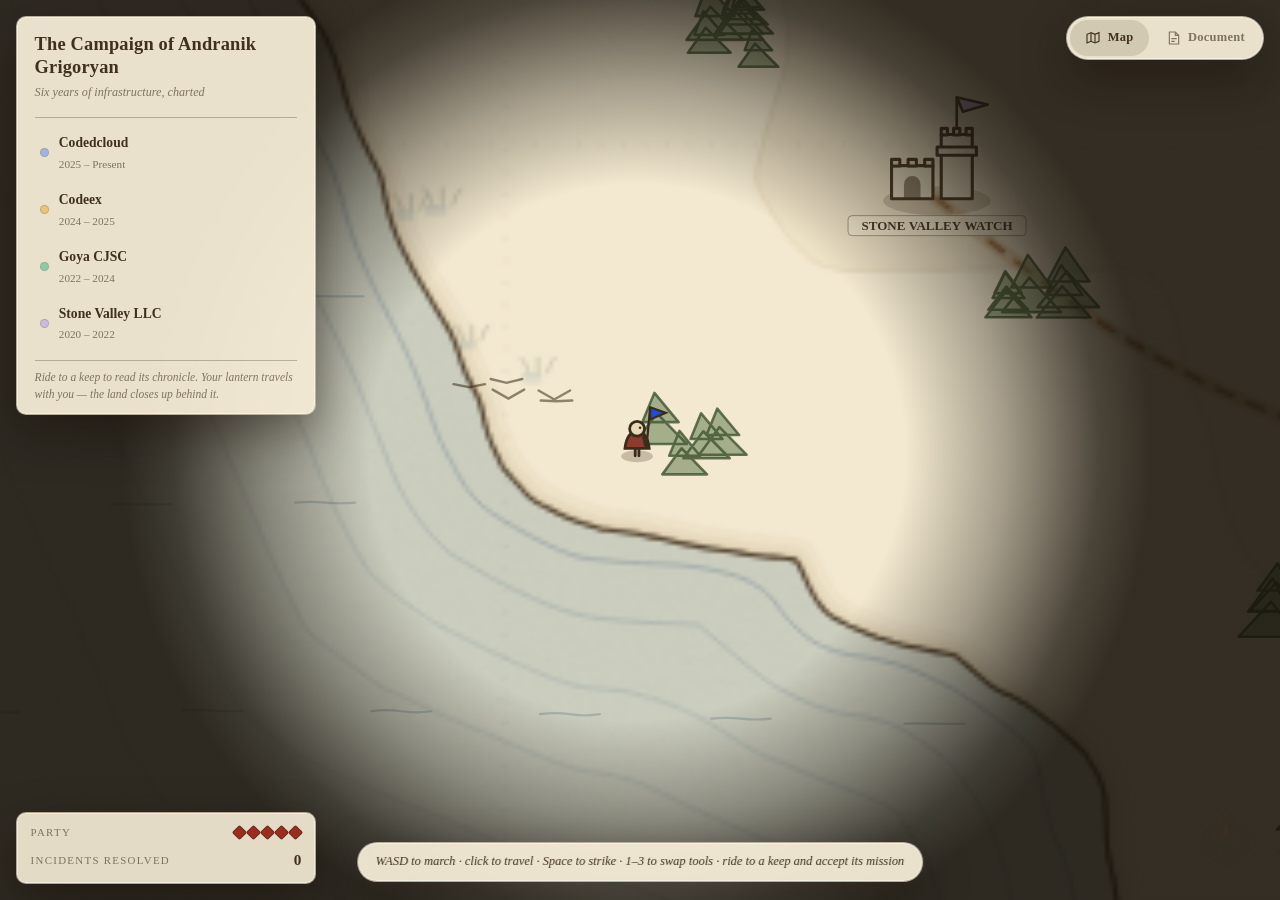
<file: index.html>
<!DOCTYPE html>
<html lang="en">
<head>
  <meta charset="UTF-8" />
  <meta name="viewport" content="width=device-width, initial-scale=1.0, viewport-fit=cover" />
  <meta name="description" content="Andranik Grigoryan — DevOps Engineer. Infrastructure, CI/CD, cloud, and automation." />
  <meta name="theme-color" content="#efe3c8" />
  <meta property="og:title" content="Andranik Grigoryan — DevOps Engineer" />
  <meta property="og:description" content="Building reliable infrastructure, streamlined CI/CD, and scalable cloud platforms." />
  <meta property="og:type" content="website" />
  <title>Andranik Grigoryan — DevOps Engineer</title>
  <link rel="icon" href="data:image/svg+xml,%3Csvg xmlns='http://www.w3.org/2000/svg' viewBox='0 0 100 100'%3E%3Crect width='100' height='100' rx='14' fill='%239b2c1f'/%3E%3Ctext x='50' y='54' font-size='46' font-family='system-ui,sans-serif' font-weight='700' fill='white' text-anchor='middle' dominant-baseline='central'%3EAG%3C/text%3E%3C/svg%3E" />
  <link rel="stylesheet" href="assets/css/style.css" />
  <link rel="stylesheet" href="assets/css/map.css" />

  <!-- The module graph is deep and the config is needed before first paint;
       fetch them in parallel with the parser instead of waterfalling. -->
  <link rel="preload" href="assets/data/portfolio.json" as="fetch" crossorigin="anonymous" />
  <link rel="modulepreload" href="assets/js/main.js" />
  <link rel="modulepreload" href="assets/js/doc-view.js" />
  <link rel="modulepreload" href="assets/js/text.js" />
  <link rel="modulepreload" href="assets/js/map/map-view.js" />
  <link rel="modulepreload" href="assets/js/map/worldgen.js" />
  <link rel="modulepreload" href="assets/js/map/cartography.js" />
  <link rel="modulepreload" href="assets/js/map/ambience.js" />
  <link rel="modulepreload" href="assets/js/map/combat.js" />
  <link rel="modulepreload" href="assets/js/map/bestiary.js" />
  <link rel="modulepreload" href="assets/js/map/fog.js" />
  <link rel="modulepreload" href="assets/js/map/device.js" />
  <link rel="modulepreload" href="assets/js/map/rng.js" />
</head>
<body data-view="loading">

  <!-- ── VIEW SWITCH ───────────────────────────────────────── -->
  <div class="view-switch" role="group" aria-label="Choose how to browse this portfolio">
    <button type="button" class="view-switch__btn" data-goto="map" aria-pressed="false">
      <svg viewBox="0 0 24 24" fill="none" stroke="currentColor" stroke-width="1.7" width="16" height="16" aria-hidden="true"><path d="M9 4 3 6.5v13L9 17l6 2.5 6-2.5v-13L15 6.5 9 4Z"/><path d="M9 4v13M15 6.5v13"/></svg>
      <span>Map</span>
    </button>
    <button type="button" class="view-switch__btn" data-goto="doc" aria-pressed="false">
      <svg viewBox="0 0 24 24" fill="none" stroke="currentColor" stroke-width="1.7" width="16" height="16" aria-hidden="true"><path d="M5 3h9l5 5v13H5V3Z"/><path d="M14 3v5h5M8 13h8M8 17h5"/></svg>
      <span>Document</span>
    </button>
  </div>

  <!-- ── MAP VIEW ──────────────────────────────────────────── -->
  <main class="map-view" id="map-view" aria-label="Campaign map">
    <canvas class="map-view__canvas" id="map-canvas"></canvas>

    <div class="map-rail">
    <div class="map-hud">
      <div class="map-hud__title">
        <h1 id="map-title">The Campaign</h1>
        <p id="map-subtitle"></p>
      </div>
      <ol class="map-hud__log" id="map-log" aria-label="Keeps on the map"></ol>
      <p class="map-hud__note" id="map-legend"></p>
    </div>

    <div class="map-status" aria-live="polite">
      <div class="map-status__row" id="map-party-row">
        <span class="map-status__label">Party</span>
        <span class="map-hp" id="map-hp" role="img" aria-label="Party strength"></span>
      </div>
      <div class="map-status__keep" id="map-keep" hidden>
        <div class="map-status__row">
          <span class="map-status__label">Keep integrity</span>
          <strong class="map-status__score" id="map-keep-value">0</strong>
        </div>
        <div class="keep-bar"><span id="map-keep-bar"></span></div>
      </div>
      <div class="map-status__row">
        <span class="map-status__label">Incidents resolved</span>
        <strong class="map-status__score" id="map-score">0</strong>
      </div>
      <div class="map-status__mission" id="map-mission" hidden></div>
      <ul class="tool-rack" id="map-tools" hidden aria-label="Tools"></ul>
    </div>
    </div>

    <p class="map-banner" id="map-banner" role="status"></p>
    <p class="map-hint" id="map-hint" role="status"></p>

    <button type="button" class="map-fire" id="map-fire" aria-label="Loose an arrow">
      <svg viewBox="0 0 24 24" width="26" height="26" fill="none" stroke="currentColor" stroke-width="1.8" stroke-linecap="round" stroke-linejoin="round" aria-hidden="true">
        <path d="M3 21 20 4"/><path d="M14 4h6v6"/><path d="M3 21l1.5-5L9.5 17.5 3 21Z"/>
      </svg>
    </button>

    <div class="map-compass" aria-hidden="true">
      <svg viewBox="0 0 64 64" width="56" height="56">
        <circle cx="32" cy="32" r="26" fill="none" stroke="currentColor" stroke-width="1.2" opacity=".55"/>
        <circle cx="32" cy="32" r="20" fill="none" stroke="currentColor" stroke-width=".7" opacity=".35"/>
        <path d="M32 8 37 30 32 26 27 30Z" fill="currentColor"/>
        <path d="M32 56 27 34 32 38 37 34Z" fill="currentColor" opacity=".35"/>
        <text x="32" y="7" font-size="8" text-anchor="middle" fill="currentColor" font-family="Georgia,serif">N</text>
      </svg>
    </div>

    <!-- Castle card -->
    <aside class="castle-card" id="castle-card" aria-live="polite" hidden>
      <button type="button" class="castle-card__close" id="castle-close" aria-label="Close">&times;</button>
      <div class="castle-card__body" id="castle-card-body"></div>
      <div class="castle-card__mission" id="castle-mission" hidden></div>
      <div class="castle-card__nav">
        <button type="button" class="castle-card__step" data-step="-1">&larr; Previous keep</button>
        <button type="button" class="castle-card__step" data-step="1">Next keep &rarr;</button>
      </div>
    </aside>

    <!-- Touch joystick -->
    <div class="map-stick" id="map-stick" aria-hidden="true"><span></span></div>
  </main>

  <!-- ── DOCUMENT VIEW ─────────────────────────────────────── -->
  <div class="doc-view" id="doc-view">
    <nav class="nav" id="nav">
      <a class="nav__brand" href="#home"></a>
      <ul class="nav__links" id="nav-links"></ul>
      <a href="cv.pdf" class="btn btn--outline nav__cv" download>Download CV</a>
      <button class="nav__burger" aria-label="Toggle menu" aria-expanded="false" id="burger">
        <span></span><span></span><span></span>
      </button>
    </nav>
    <div id="doc-root"></div>
  </div>

  <noscript>
    <div class="noscript">
      <h1>Andranik Grigoryan — DevOps Engineer</h1>
      <p>This portfolio renders from a JSON config and needs JavaScript.
         The full résumé is available as a <a href="cv.pdf">PDF</a>.</p>
    </div>
  </noscript>

  <!-- Shown after the world collapses. Deliberately the plain server page. -->
  <div class="error-500" id="error-500" hidden>
    <h1>500 Internal Server Error</h1>
    <hr />
    <p class="error-500__sig">andranik-grigoryan/1.0</p>
    <div class="error-500__actions">
      <button type="button" id="error-restart">Restart the campaign</button>
      <button type="button" data-goto="doc">Read the written record</button>
    </div>
  </div>

  <div class="boot-error" id="boot-error" hidden></div>

  <script type="module" src="assets/js/main.js"></script>
</body>
</html>
</file>
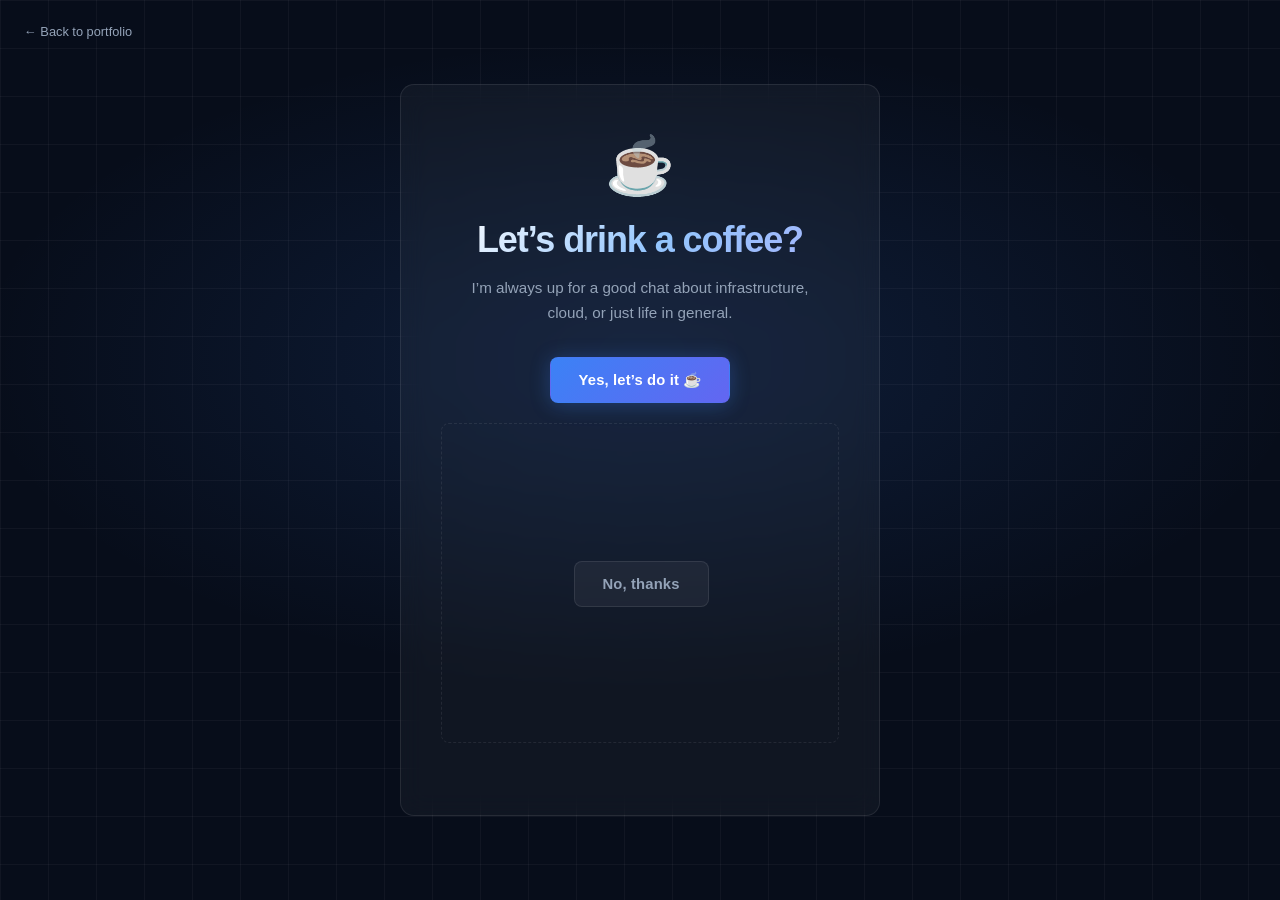
<file: coffee.html>
<!DOCTYPE html>
<html lang="en">
<head>
  <meta charset="UTF-8" />
  <meta name="viewport" content="width=device-width, initial-scale=1.0" />
  <title>Coffee? ☕ — Andranik Grigoryan</title>
  <link rel="icon" href="data:image/svg+xml,%3Csvg xmlns='http://www.w3.org/2000/svg' viewBox='0 0 100 100'%3E%3Crect width='100' height='100' rx='14' fill='%231d4ed8'/%3E%3Ctext x='50' y='54' font-size='46' font-family='system-ui,sans-serif' font-weight='700' fill='white' text-anchor='middle' dominant-baseline='central'%3EAG%3C/text%3E%3C/svg%3E" />
  <style>
    * {
      box-sizing: border-box;
      margin: 0;
      padding: 0;
    }

    :root {
      --bg: #070d1a;
      --border: rgb(255 255 255 / 9%);
      --text: #e2e8f0;
      --text-muted: #94a3b8;
      --accent: #3b82f6;
      --accent-2: #6366f1;
      --font-sans: 'Inter', -apple-system, BlinkMacSystemFont, 'Segoe UI', sans-serif;
      --radius: 14px;
    }

    html,
    body {
      height: 100%;
    }

    body {
      background: var(--bg);
      color: var(--text);
      font-family: var(--font-sans);
      display: flex;
      flex-direction: column;
      align-items: center;
      justify-content: center;
      min-height: 100vh;
      overflow: hidden;
      background-image:
        radial-gradient(ellipse 80% 55% at 50% 40%, rgb(59 130 246 / 14%) 0%, transparent 65%),
        linear-gradient(rgb(255 255 255 / 4%) 1px, transparent 1px),
        linear-gradient(90deg, rgb(255 255 255 / 4%) 1px, transparent 1px);
      background-size: 100% 100%, 48px 48px, 48px 48px;
    }

    .back {
      position: fixed;
      top: 1.5rem;
      left: 1.5rem;
      font-size: 0.8rem;
      color: var(--text-muted);
      text-decoration: none;
      display: inline-flex;
      align-items: center;
      gap: 0.4rem;
      transition: color 150ms ease;
      z-index: 10;
    }

    .back:hover {
      color: var(--accent);
    }

    .card {
      text-align: center;
      padding: 3rem 2.5rem 2.5rem;
      max-width: 480px;
      width: 90%;
      background: rgb(255 255 255 / 4%);
      border: 1px solid var(--border);
      border-radius: var(--radius);
      backdrop-filter: blur(12px);
    }

    .card__emoji {
      font-size: 3.5rem;
      margin-bottom: 1.25rem;
      display: block;
      animation: float 3s ease-in-out infinite;
    }

    @keyframes float {
      0%,
      100% {
        transform: translateY(0);
      }

      50% {
        transform: translateY(-8px);
      }
    }

    .card__title {
      font-size: clamp(1.6rem, 4vw, 2.25rem);
      font-weight: 800;
      letter-spacing: -0.03em;
      margin-bottom: 0.85rem;
      background: linear-gradient(135deg, #fff 0%, #93c5fd 55%, #a5b4fc 100%);
      background-clip: text;
      color: transparent;
    }

    .card__sub {
      font-size: 0.95rem;
      color: var(--text-muted);
      line-height: 1.65;
      margin-bottom: 2rem;
      max-width: 360px;
      margin-left: auto;
      margin-right: auto;
    }

    /* YES button row */
    .card__yes {
      display: flex;
      justify-content: center;
      margin-bottom: 1.25rem;
    }

    .btn {
      display: inline-flex;
      align-items: center;
      gap: 0.4rem;
      padding: 0.75rem 1.75rem;
      border-radius: 8px;
      font-size: 0.925rem;
      font-weight: 600;
      cursor: pointer;
      border: 1px solid transparent;
      transition: all 200ms ease;
      text-decoration: none;
      white-space: nowrap;
      min-height: 46px;
      letter-spacing: 0.01em;
    }

    .btn:active {
      transform: scale(0.97);
    }

    .btn--yes {
      background: linear-gradient(135deg, var(--accent) 0%, var(--accent-2) 100%);
      color: #fff;
      box-shadow: 0 2px 20px rgb(59 130 246 / 30%);
    }

    .btn--yes:hover {
      box-shadow: 0 4px 32px rgb(59 130 246 / 50%);
      transform: translateY(-2px);
      color: #fff;
    }

    .btn--no {
      position: absolute;
      background: rgb(255 255 255 / 5%);
      border-color: var(--border);
      color: var(--text-muted);
      user-select: none;
      -webkit-user-select: none;
      transition: left 0.12s ease, top 0.12s ease;
    }

    /* Arena — the NO button is trapped inside here */
    .arena {
      position: relative;
      width: 100%;
      height: 320px;
      margin-bottom: 1rem;
      border: 1px dashed rgb(255 255 255 / 8%);
      border-radius: 8px;
      overflow: hidden;
    }

    .taunt {
      font-size: 0.82rem;
      color: var(--text-muted);
      min-height: 1.2em;
      font-style: italic;
    }

    /* ── Success state ─────────────────────────────────────── */
    .card.success .card__emoji {
      animation: spin-bounce 0.5s ease forwards;
    }

    @keyframes spin-bounce {
      0% {
        transform: scale(1);
      }

      50% {
        transform: scale(1.4) rotate(20deg);
      }

      100% {
        transform: scale(1.15) rotate(0deg);
      }
    }

    .card.success .card__title {
      background: linear-gradient(135deg, #fff 0%, #6ee7b7 60%, #34d399 100%);
      background-clip: text;
      color: transparent;
    }
  </style>
</head>
<body>

  <a href="index.html" class="back">&#8592; Back to portfolio</a>

  <div class="card" id="card">
    <span class="card__emoji" id="emoji">&#9749;</span>
    <h1 class="card__title" id="title">Let&rsquo;s drink a coffee?</h1>
    <p class="card__sub" id="sub">
      I&rsquo;m always up for a good chat about infrastructure, cloud, or just life in general.
    </p>

    <div class="card__yes">
      <a href="mailto:theandranikgrigoryan@gmail.com?subject=Let%27s%20grab%20a%20coffee%21&body=Hey%20Andranik%2C%0A%0AI%27d%20love%20to%20grab%20a%20virtual%20coffee%20with%20you!%0A%0A"
         class="btn btn--yes"
         id="yes-btn">
        Yes, let&rsquo;s do it &#9749;
      </a>
    </div>

    <!-- The NO button is trapped inside this arena -->
    <div class="arena" id="arena">
      <button class="btn btn--no" id="no-btn" type="button">No, thanks</button>
    </div>

    <p class="taunt" id="taunt"></p>
  </div>

  <script>
    const noBtn = document.getElementById('no-btn');
    const arena = document.getElementById('arena');
    const taunt = document.getElementById('taunt');
    const card = document.getElementById('card');
    const title = document.getElementById('title');
    const sub = document.getElementById('sub');
    const emoji = document.getElementById('emoji');
    const yesBtn = document.getElementById('yes-btn');

    let attempts = 0;
    let lastFlee = 0;
    const PROXIMITY = 100; // px — button flees before mouse touches it
    const COOLDOWN = 180;  // ms — minimum time between flees

    const taunts = [
      'Skill issue. 😄',
      'bro just click yes',
      'The button has trust issues.',
      'I saw that 👀',
      'My cursor is faster than yours and I don\'t even have one.',
      'The button filed a restraining order.',
      '404: Willingness to say no not found.',
      'It\'s just a coffee, not a marriage proposal.',
      'The button is running on Kubernetes. You can\'t stop it.',
      'Have you tried turning your mouse off and on again?',
      'Incident severity: P1. Button refuses to be clicked.',
      'The button deployed to production. Good luck.',
      'You\'re fighting a DevOps engineer\'s code. This was always going to end this way.',
      'Alert: cursor too slow. SLA breached.',
      'The button scaled horizontally. There are now 3 of it.',
      'rm -rf /your-chances',
      'git commit -m "no"  ← the button wrote this',
      'The button is in a different availability zone.',
      'Your click latency is too high.',
      'The button passed all unit tests for escaping.',
      'kubectl delete pod no-button — command not found.',
      'Terraform plan: move button. Terraform apply: button moved.',
      'This is not a bug. This is a feature.',
      'The button has 99.99% uptime… of running away.',
      '☕ > ❌  — this is objectively true',
    ];

    function centerBtn() {
      const aw = arena.offsetWidth;
      const ah = arena.offsetHeight;
      const bw = noBtn.offsetWidth;
      const bh = noBtn.offsetHeight;
      noBtn.style.left = ((aw - bw) / 2) + 'px';
      noBtn.style.top = ((ah - bh) / 2) + 'px';
    }

    function flee(mx, my) {
      const now = Date.now();
      if (now - lastFlee < COOLDOWN) return;
      lastFlee = now;

      const aw = arena.offsetWidth;
      const ah = arena.offsetHeight;
      const bw = noBtn.offsetWidth;
      const bh = noBtn.offsetHeight;
      const maxX = aw - bw;
      const maxY = ah - bh;

      // Pick the corner of the arena farthest from the mouse
      const corners = [
        [0, 0],
        [maxX, 0],
        [0, maxY],
        [maxX, maxY],
      ];

      const [fx, fy] = corners.reduce((best, [cx, cy]) => {
        const d = Math.hypot(cx + bw / 2 - mx, cy + bh / 2 - my);
        return d > best[2] ? [cx, cy, d] : best;
      }, [0, 0, 0]);

      // Add a random spread within the far quadrant so it's less robotic
      const spread = 0.3;
      const newX = Math.max(0, Math.min(maxX, fx + (Math.random() - 0.5) * maxX * spread));
      const newY = Math.max(0, Math.min(maxY, fy + (Math.random() - 0.5) * maxY * spread));

      noBtn.style.left = newX + 'px';
      noBtn.style.top = newY + 'px';

      taunt.textContent = taunts[Math.min(attempts, taunts.length - 1)];
      attempts++;
    }

    centerBtn();

    // Track mouse across the whole arena — flee before the cursor arrives
    arena.addEventListener('mousemove', e => {
      const rect = arena.getBoundingClientRect();
      const mx = e.clientX - rect.left;
      const my = e.clientY - rect.top;

      const bLeft = parseFloat(noBtn.style.left) || 0;
      const bTop  = parseFloat(noBtn.style.top)  || 0;
      const bcx = bLeft + noBtn.offsetWidth  / 2;
      const bcy = bTop  + noBtn.offsetHeight / 2;

      if (Math.hypot(mx - bcx, my - bcy) < PROXIMITY) {
        flee(mx, my);
      }
    });

    // Mobile: flee on touch anywhere in the arena
    arena.addEventListener('touchmove', e => {
      e.preventDefault();
      const rect = arena.getBoundingClientRect();
      const t = e.touches[0];
      flee(t.clientX - rect.left, t.clientY - rect.top);
    }, { passive: false });

    // Fallback: if somehow the mouse lands on the button, always flee
    noBtn.addEventListener('mouseover', e => {
      const rect = arena.getBoundingClientRect();
      flee(e.clientX - rect.left, e.clientY - rect.top);
    });

    yesBtn.addEventListener('click', () => {
      card.classList.add('success');
      emoji.textContent = '🎉';
      title.textContent = 'Amazing! See you soon ☕';
      sub.textContent = 'Opening your email… Can\'t wait to chat!';
      arena.style.display = 'none';
      taunt.textContent = '';
    });
  </script>

</body>
</html>
</file>
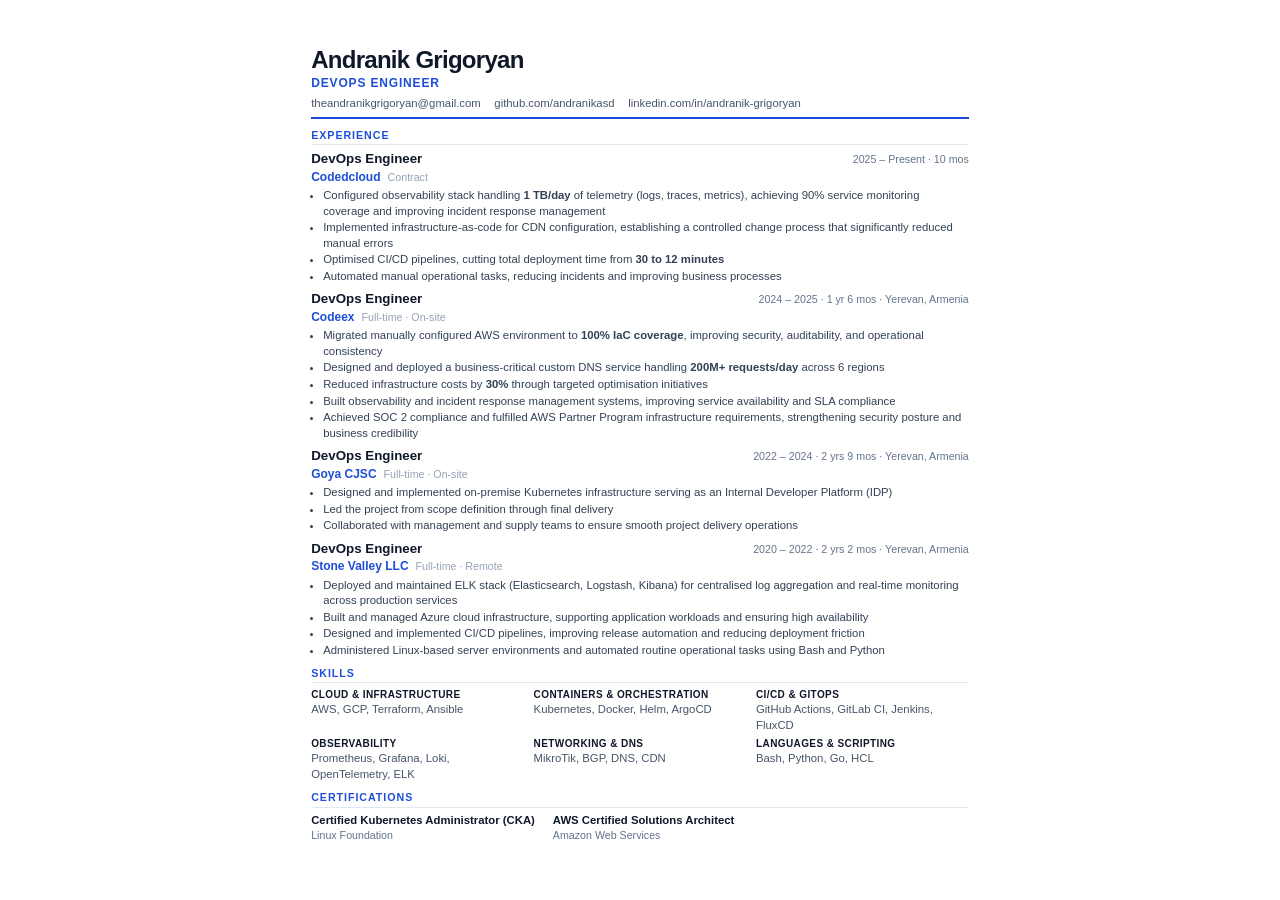
<file: cv.html>
<!DOCTYPE html>
<html lang="en">
<head>
  <meta charset="UTF-8" />
  <meta name="viewport" content="width=device-width, initial-scale=1.0" />
  <title>Andranik Grigoryan — CV</title>
  <style>
    @page {
      size: A4;
      margin: 0;
    }

    *, *::before, *::after { box-sizing: border-box; margin: 0; padding: 0; }

    body {
      font-family: 'Inter', -apple-system, BlinkMacSystemFont, 'Segoe UI', 'Roboto', sans-serif;
      font-size: 9pt;
      line-height: 1.4;
      color: #0f172a;
      background: #fff;
      padding: 1.25cm 1.8cm;
      width: 21cm;
      margin: 0 auto;
    }

    a { color: #1d4ed8; text-decoration: none; }
    ul { list-style: none; padding: 0; }
    strong { font-weight: 600; }

    /* ── HEADER ──────────────────────────────────────────── */
    .header {
      border-bottom: 2px solid #1d4ed8;
      padding-bottom: 0.45em;
      margin-bottom: 0.75em;
    }

    .header__name {
      font-size: 18pt;
      font-weight: 700;
      letter-spacing: -0.03em;
      color: #0f172a;
      line-height: 1.1;
    }

    .header__title {
      font-size: 9pt;
      color: #1d4ed8;
      font-weight: 600;
      margin-top: 0.1em;
      text-transform: uppercase;
      letter-spacing: 0.07em;
    }

    .header__contacts {
      display: flex;
      flex-wrap: wrap;
      gap: 0.15em 1.2em;
      margin-top: 0.35em;
      font-size: 8.5pt;
      color: #475569;
    }

    /* ── SECTION ─────────────────────────────────────────── */
    .section {
      margin-bottom: 0.6em;
    }

    .section__title {
      font-size: 8pt;
      font-weight: 700;
      text-transform: uppercase;
      letter-spacing: 0.09em;
      color: #1d4ed8;
      border-bottom: 1px solid #e2e8f0;
      padding-bottom: 0.15em;
      margin-bottom: 0.45em;
    }

    /* ── EXPERIENCE ──────────────────────────────────────── */
    .job {
      margin-bottom: 0.5em;
    }

    .job:last-child { margin-bottom: 0; }

    .job__header {
      display: flex;
      justify-content: space-between;
      align-items: baseline;
      gap: 0.5em;
    }

    .job__role {
      font-size: 10pt;
      font-weight: 700;
      color: #0f172a;
    }

    .job__date {
      font-size: 8pt;
      color: #64748b;
      white-space: nowrap;
      flex-shrink: 0;
    }

    .job__company {
      font-size: 9pt;
      color: #1d4ed8;
      font-weight: 600;
    }

    .job__type {
      font-size: 8pt;
      color: #94a3b8;
      margin-left: 0.35em;
    }

    .job__bullets {
      list-style: disc;
      padding-left: 1em;
      margin-top: 0.2em;
    }

    .job__bullets li {
      font-size: 8.5pt;
      color: #334155;
      margin-bottom: 0.08em;
      line-height: 1.38;
    }

    /* ── SKILLS ──────────────────────────────────────────── */
    .skills-grid {
      display: grid;
      grid-template-columns: repeat(3, 1fr);
      gap: 0.3em 0.8em;
    }

    .skill-row { font-size: 8.5pt; }

    .skill-row__label {
      font-weight: 700;
      color: #0f172a;
      font-size: 7.5pt;
      text-transform: uppercase;
      letter-spacing: 0.04em;
    }

    .skill-row__tags { color: #475569; }

    /* ── CERTIFICATIONS ──────────────────────────────────── */
    .certs {
      display: flex;
      gap: 1.5em;
    }

    .cert { font-size: 8.5pt; }

    .cert__name {
      font-weight: 700;
      color: #0f172a;
    }

    .cert__issuer {
      color: #64748b;
      font-size: 8pt;
    }
  </style>
</head>
<body>

  <!-- HEADER -->
  <header class="header">
    <div class="header__name">Andranik Grigoryan</div>
    <div class="header__title">DevOps Engineer</div>
    <div class="header__contacts">
      <span>theandranikgrigoryan@gmail.com</span>
      <span>github.com/andranikasd</span>
      <span>linkedin.com/in/andranik-grigoryan</span>
    </div>
  </header>

  <!-- EXPERIENCE -->
  <section class="section">
    <h2 class="section__title">Experience</h2>

    <div class="job">
      <div class="job__header">
        <span class="job__role">DevOps Engineer</span>
        <span class="job__date">2025 – Present · 10 mos</span>
      </div>
      <div>
        <span class="job__company">Codedcloud</span>
        <span class="job__type">Contract</span>
      </div>
      <ul class="job__bullets">
        <li>Configured observability stack handling <strong>1 TB/day</strong> of telemetry (logs, traces, metrics), achieving 90% service monitoring coverage and improving incident response management</li>
        <li>Implemented infrastructure-as-code for CDN configuration, establishing a controlled change process that significantly reduced manual errors</li>
        <li>Optimised CI/CD pipelines, cutting total deployment time from <strong>30 to 12 minutes</strong></li>
        <li>Automated manual operational tasks, reducing incidents and improving business processes</li>
      </ul>
    </div>

    <div class="job">
      <div class="job__header">
        <span class="job__role">DevOps Engineer</span>
        <span class="job__date">2024 – 2025 · 1 yr 6 mos · Yerevan, Armenia</span>
      </div>
      <div>
        <span class="job__company">Codeex</span>
        <span class="job__type">Full-time · On-site</span>
      </div>
      <ul class="job__bullets">
        <li>Migrated manually configured AWS environment to <strong>100% IaC coverage</strong>, improving security, auditability, and operational consistency</li>
        <li>Designed and deployed a business-critical custom DNS service handling <strong>200M+ requests/day</strong> across 6 regions</li>
        <li>Reduced infrastructure costs by <strong>30%</strong> through targeted optimisation initiatives</li>
        <li>Built observability and incident response management systems, improving service availability and SLA compliance</li>
        <li>Achieved SOC 2 compliance and fulfilled AWS Partner Program infrastructure requirements, strengthening security posture and business credibility</li>
      </ul>
    </div>

    <div class="job">
      <div class="job__header">
        <span class="job__role">DevOps Engineer</span>
        <span class="job__date">2022 – 2024 · 2 yrs 9 mos · Yerevan, Armenia</span>
      </div>
      <div>
        <span class="job__company">Goya CJSC</span>
        <span class="job__type">Full-time · On-site</span>
      </div>
      <ul class="job__bullets">
        <li>Designed and implemented on-premise Kubernetes infrastructure serving as an Internal Developer Platform (IDP)</li>
        <li>Led the project from scope definition through final delivery</li>
        <li>Collaborated with management and supply teams to ensure smooth project delivery operations</li>
      </ul>
    </div>

    <div class="job">
      <div class="job__header">
        <span class="job__role">DevOps Engineer</span>
        <span class="job__date">2020 – 2022 · 2 yrs 2 mos · Yerevan, Armenia</span>
      </div>
      <div>
        <span class="job__company">Stone Valley LLC</span>
        <span class="job__type">Full-time · Remote</span>
      </div>
      <ul class="job__bullets">
        <li>Deployed and maintained ELK stack (Elasticsearch, Logstash, Kibana) for centralised log aggregation and real-time monitoring across production services</li>
        <li>Built and managed Azure cloud infrastructure, supporting application workloads and ensuring high availability</li>
        <li>Designed and implemented CI/CD pipelines, improving release automation and reducing deployment friction</li>
        <li>Administered Linux-based server environments and automated routine operational tasks using Bash and Python</li>
      </ul>
    </div>
  </section>

  <!-- SKILLS -->
  <section class="section">
    <h2 class="section__title">Skills</h2>
    <div class="skills-grid">
      <div class="skill-row">
        <div class="skill-row__label">Cloud &amp; Infrastructure</div>
        <div class="skill-row__tags">AWS, GCP, Terraform, Ansible</div>
      </div>
      <div class="skill-row">
        <div class="skill-row__label">Containers &amp; Orchestration</div>
        <div class="skill-row__tags">Kubernetes, Docker, Helm, ArgoCD</div>
      </div>
      <div class="skill-row">
        <div class="skill-row__label">CI/CD &amp; GitOps</div>
        <div class="skill-row__tags">GitHub Actions, GitLab CI, Jenkins, FluxCD</div>
      </div>
      <div class="skill-row">
        <div class="skill-row__label">Observability</div>
        <div class="skill-row__tags">Prometheus, Grafana, Loki, OpenTelemetry, ELK</div>
      </div>
      <div class="skill-row">
        <div class="skill-row__label">Networking &amp; DNS</div>
        <div class="skill-row__tags">MikroTik, BGP, DNS, CDN</div>
      </div>
      <div class="skill-row">
        <div class="skill-row__label">Languages &amp; Scripting</div>
        <div class="skill-row__tags">Bash, Python, Go, HCL</div>
      </div>
    </div>
  </section>

  <!-- CERTIFICATIONS -->
  <section class="section">
    <h2 class="section__title">Certifications</h2>
    <div class="certs">
      <div class="cert">
        <div class="cert__name">Certified Kubernetes Administrator (CKA)</div>
        <div class="cert__issuer">Linux Foundation</div>
      </div>
      <div class="cert">
        <div class="cert__name">AWS Certified Solutions Architect</div>
        <div class="cert__issuer">Amazon Web Services</div>
      </div>
    </div>
  </section>

</body>
</html>
</file>
<file: assets/css/style.css>
/* ── DESIGN TOKENS ───────────────────────────────────────────
   The document view is the campaign map's written record, so it shares the
   map's palette: aged paper, sepia ink, wax-seal red, banner gold. */
:root {
  --paper: #efe3c8;
  --paper-alt: #e7d8b4;
  --paper-card: #f5ecd8;
  --paper-raised: #faf3e3;
  --ink: #3a2c1a;
  --ink-soft: rgb(58 44 26 / 68%);
  --ink-faint: rgb(58 44 26 / 42%);
  --rule: rgb(64 49 29 / 26%);
  --rule-strong: rgb(64 49 29 / 45%);
  --seal: #9b2c1f;
  --seal-dark: #7a2117;
  --gold: #a9741f;

  /* Aliases so both views can share component styles. */
  --bg: var(--paper);
  --bg-alt: var(--paper-alt);
  --text: var(--ink);
  --text-muted: var(--ink-soft);
  --accent: var(--seal);

  --font-serif: Georgia, 'Iowan Old Style', 'Palatino Linotype', 'Times New Roman', serif;
  --font-sans: 'Inter', -apple-system, BlinkMacSystemFont, 'Segoe UI', 'Roboto', sans-serif;
  --radius: 8px;
  --nav-h: 66px;
  --max-w: 1040px;
  --ease: cubic-bezier(0.4, 0, 0.2, 1);
  --transition: 200ms var(--ease);
  --transition-slow: 350ms var(--ease);

  /* Fibrous paper grain, inline so the site still ships zero assets. */
  --grain: url("data:image/svg+xml,%3Csvg xmlns='http://www.w3.org/2000/svg' width='180' height='180'%3E%3Cfilter id='n'%3E%3CfeTurbulence type='fractalNoise' baseFrequency='0.8' numOctaves='4' stitchTiles='stitch'/%3E%3CfeColorMatrix type='saturate' values='0'/%3E%3C/filter%3E%3Crect width='180' height='180' filter='url(%23n)' opacity='0.32'/%3E%3C/svg%3E");
}

/* ── VIEW SHELL ──────────────────────────────────────────── */
/* Two views share one page: the campaign map and the plain document. */
.doc-view,
.map-view {
  display: none;
}

body[data-view='doc'] .doc-view {
  display: block;
}

body[data-view='map'] .map-view {
  display: block;
}

body[data-view='map'] {
  overflow: hidden;
  height: 100vh;
}

body[data-view='loading'] {
  background: var(--paper);
}

body[data-view='loading']::after {
  content: 'Drawing the map…';
  position: fixed;
  inset: 0;
  display: grid;
  place-items: center;
  color: var(--ink-soft);
  font-family: var(--font-serif);
  font-size: 0.85rem;
  letter-spacing: 0.18em;
  text-transform: uppercase;
}

.noscript,
.boot-error {
  max-width: 640px;
  margin: 4rem auto;
  padding: 1.5rem;
  border: 1px solid var(--rule);
  border-radius: var(--radius);
  background: var(--paper-card);
  color: var(--ink-soft);
  font-family: var(--font-serif);
  font-size: 0.92rem;
  line-height: 1.7;
}

.noscript h1 {
  font-size: 1.3rem;
  color: var(--ink);
  margin-bottom: 0.75rem;
}

/* ── RESET ───────────────────────────────────────────────── */
*,
*::before,
*::after {
  box-sizing: border-box;
  margin: 0;
  padding: 0;
}

html {
  scroll-behavior: smooth;
}

body {
  background-color: var(--paper);
  background-image: var(--grain);
  background-attachment: fixed;
  color: var(--ink);
  font-family: var(--font-serif);
  font-size: 1rem;
  line-height: 1.75;
  min-height: 100vh;
  overflow-x: hidden;
}

img {
  display: block;
  max-width: 100%;
}

a {
  color: var(--seal);
  text-decoration: none;
  transition: color var(--transition);
}

a:hover {
  color: var(--seal-dark);
}

button {
  font: inherit;
  color: inherit;
}

ul,
ol {
  list-style: none;
  padding: 0;
}

strong {
  font-weight: 700;
  color: var(--ink);
  box-shadow: inset 0 -0.42em rgb(169 116 31 / 20%);
}

/* ── FOCUS ───────────────────────────────────────────────── */
:focus-visible {
  outline: 2px solid var(--seal);
  outline-offset: 3px;
  border-radius: 3px;
}

/* ── SCROLL OFFSET ───────────────────────────────────────── */
#home,
#experience,
#skills,
#certifications,
#projects,
#contact {
  scroll-margin-top: var(--nav-h);
}

/* ── NAV ─────────────────────────────────────────────────── */
.nav {
  position: fixed;
  top: 0;
  left: 0;
  right: 0;
  height: var(--nav-h);
  background: rgb(239 227 200 / 93%);
  backdrop-filter: blur(10px);
  border-bottom: 1px solid var(--rule);
  box-shadow: 0 1px 0 rgb(255 255 255 / 55%) inset;
  display: flex;
  align-items: center;
  justify-content: space-between;
  padding-left: 2rem;
  /* Room for the fixed view switch, which floats over the nav bar. */
  padding-right: 15rem;
  gap: 1.5rem;
  z-index: 100;
  transition: box-shadow var(--transition);
}

.nav.is-stuck {
  box-shadow: 0 6px 22px rgb(58 44 26 / 16%);
}

.nav__brand {
  font-size: 1.02rem;
  font-weight: 700;
  letter-spacing: 0.04em;
  color: var(--ink);
  white-space: nowrap;
}

.nav__brand:hover {
  color: var(--ink);
}

.nav__links {
  display: flex;
  gap: 1.75rem;
  flex: 1;
  justify-content: center;
}

.nav__links a {
  position: relative;
  font-size: 0.8rem;
  font-weight: 600;
  letter-spacing: 0.1em;
  text-transform: uppercase;
  color: var(--ink-soft);
  transition: color var(--transition);
  min-height: 44px;
  display: inline-flex;
  align-items: center;
}

.nav__links a::after {
  content: '';
  position: absolute;
  bottom: 12px;
  left: 0;
  right: 0;
  height: 1.5px;
  background: var(--seal);
  transform: scaleX(0);
  transform-origin: left;
  transition: transform var(--transition);
}

.nav__links a:hover {
  color: var(--ink);
}

.nav__links a:hover::after,
.nav__links a.active::after {
  transform: scaleX(1);
}

.nav__cv-link {
  display: none;
}

.nav__burger {
  display: none;
  flex-direction: column;
  gap: 5px;
  background: none;
  border: none;
  cursor: pointer;
  padding: 10px 4px;
  min-height: 44px;
  align-items: center;
  justify-content: center;
}

.nav__burger span {
  display: block;
  width: 22px;
  height: 2px;
  background: var(--ink-soft);
  border-radius: 2px;
  transition: var(--transition);
}

/* ── BUTTONS ─────────────────────────────────────────────── */
.btn {
  display: inline-flex;
  align-items: center;
  gap: 0.4rem;
  padding: 0.6rem 1.35rem;
  border-radius: 6px;
  font-family: var(--font-serif);
  font-size: 0.85rem;
  font-weight: 600;
  letter-spacing: 0.04em;
  transition: all var(--transition);
  cursor: pointer;
  border: 1px solid var(--rule-strong);
  white-space: nowrap;
  min-height: 44px;
}

.btn:active {
  transform: scale(0.98);
}

.btn--primary {
  background: var(--seal);
  border-color: var(--seal-dark);
  color: #fdf3e0;
  box-shadow: 0 2px 0 var(--seal-dark);
}

.btn--primary:hover {
  background: var(--seal-dark);
  color: #fff8ea;
  transform: translateY(-1px);
  box-shadow: 0 3px 0 var(--seal-dark);
}

.btn--ghost {
  background: var(--paper-raised);
  color: var(--ink);
  box-shadow: 0 1px 0 rgb(255 255 255 / 70%) inset;
}

.btn--ghost:hover {
  background: #fff8e9;
  border-color: var(--ink-soft);
  color: var(--ink);
}

/* Route into the game view — the loudest control on the page. */
.btn--map {
  background: linear-gradient(180deg, #2f2415 0%, #241a0e 100%);
  border-color: #1a1209;
  color: #f0dfae;
  box-shadow: 0 2px 0 #1a1209;
}

.btn--map:hover {
  color: #fff3cf;
  transform: translateY(-1px);
  box-shadow: 0 4px 0 #1a1209;
}

.btn--outline {
  background: transparent;
  border-color: var(--rule);
  color: var(--ink-soft);
  font-weight: 600;
}

.btn--outline:hover {
  border-color: var(--ink-soft);
  color: var(--ink);
}

/* ── LAYOUT ──────────────────────────────────────────────── */
.container {
  width: 100%;
  max-width: var(--max-w);
  margin: 0 auto;
  padding: 0 1.5rem;
}

.container--narrow {
  max-width: 680px;
}

.section {
  padding: 4.5rem 0;
  position: relative;
}

.section--alt {
  background: rgb(231 216 180 / 55%);
  border-top: 1px solid var(--rule);
  border-bottom: 1px solid var(--rule);
}

.section__title {
  position: relative;
  display: flex;
  align-items: center;
  gap: 0.9rem;
  font-size: 1.1rem;
  font-weight: 700;
  color: var(--ink);
  margin-bottom: 2.5rem;
  letter-spacing: 0.2em;
  text-transform: uppercase;
}

/* Hairline rule with a lozenge, echoing the map's cartouches. */
.section__title::before {
  content: '';
  width: 9px;
  height: 9px;
  flex: none;
  background: var(--seal);
  transform: rotate(45deg);
}

.section__title::after {
  content: '';
  flex: 1;
  height: 1px;
  background: linear-gradient(to right, var(--rule-strong), transparent);
}

/* ── HERO ─────────────────────────────────────────────────── */
.hero {
  padding: calc(var(--nav-h) + 5.5rem) 0 5rem;
  text-align: center;
  position: relative;
  background-image:
    radial-gradient(ellipse 80% 60% at 50% 0%, rgb(169 116 31 / 12%) 0%, transparent 70%);
}

.hero::after {
  content: '';
  position: absolute;
  left: 50%;
  bottom: 2.2rem;
  width: 120px;
  height: 1px;
  transform: translateX(-50%);
  background: var(--rule-strong);
}

.hero__eyebrow {
  font-size: 0.72rem;
  font-weight: 700;
  color: var(--seal);
  text-transform: uppercase;
  letter-spacing: 0.3em;
  margin-bottom: 1.25rem;
}

.hero__name {
  font-size: clamp(2.4rem, 6vw, 4.2rem);
  font-weight: 700;
  letter-spacing: -0.01em;
  line-height: 1.08;
  margin-bottom: 1.25rem;
  color: var(--ink);
}

.hero__tagline {
  font-size: 1.08rem;
  font-style: italic;
  color: var(--ink-soft);
  max-width: 520px;
  margin: 0 auto 2.5rem;
}

.hero__cta {
  display: flex;
  gap: 0.7rem;
  flex-wrap: wrap;
  justify-content: center;
}

/* ── METRICS ─────────────────────────────────────────────── */
.metrics {
  position: relative;
  background: rgb(231 216 180 / 55%);
  border-top: 1px solid var(--rule);
  border-bottom: 1px solid var(--rule);
  padding: 3rem 0;
}

.metrics__grid {
  display: grid;
  grid-template-columns: repeat(4, 1fr);
  gap: 1rem;
}

.metric {
  text-align: center;
  padding: 0.5rem 1rem;
}

.metric + .metric {
  border-left: 1px solid var(--rule);
}

.metric__value {
  display: block;
  font-size: clamp(1.6rem, 3vw, 2.3rem);
  font-weight: 700;
  line-height: 1.1;
  margin-bottom: 0.4rem;
  color: var(--ink);
}

.metric__label {
  display: block;
  font-family: var(--font-sans);
  font-size: 0.68rem;
  color: var(--ink-soft);
  text-transform: uppercase;
  letter-spacing: 0.12em;
  font-weight: 500;
}

/* ── TIMELINE ────────────────────────────────────────────── */
.timeline {
  display: flex;
  flex-direction: column;
}

.timeline__item {
  position: relative;
  padding: 1.9rem 0 1.9rem 1.9rem;
  border-left: 1px solid var(--rule-strong);
  transition: background var(--transition-slow);
}

.timeline__item:hover {
  background: linear-gradient(to right, rgb(169 116 31 / 8%) 0%, transparent 60%);
}

/* A keep marker on the road, matching the map's route. */
.timeline__item::before {
  content: '';
  position: absolute;
  left: -6px;
  top: 2.35rem;
  width: 11px;
  height: 11px;
  background: var(--paper);
  border: 2px solid var(--seal);
  transform: rotate(45deg);
  transition: transform var(--transition), background var(--transition);
}

.timeline__item:hover::before {
  background: var(--seal);
  transform: rotate(45deg) scale(1.2);
}

.timeline__item:last-child {
  border-left-color: transparent;
}

.timeline__header {
  display: flex;
  justify-content: space-between;
  align-items: flex-start;
  gap: 1rem;
  margin-bottom: 0.9rem;
  flex-wrap: wrap;
}

.timeline__meta {
  display: flex;
  flex-direction: column;
  gap: 0.15rem;
}

.timeline__role {
  font-size: 1.15rem;
  font-weight: 700;
  color: var(--ink);
}

.timeline__company {
  font-size: 0.9rem;
  font-weight: 600;
  letter-spacing: 0.06em;
  text-transform: uppercase;
  color: var(--seal);
}

.timeline__badge {
  font-family: var(--font-sans);
  font-size: 0.72rem;
  color: var(--ink-faint);
}

.timeline__date {
  font-size: 0.8rem;
  font-style: italic;
  color: var(--ink-soft);
  padding-top: 0.3rem;
}

.timeline__bullets {
  display: flex;
  flex-direction: column;
  gap: 0.5rem;
  list-style: disc;
  padding-left: 1.15rem;
}

.timeline__bullets li {
  font-size: 0.92rem;
  color: rgb(58 44 26 / 88%);
  line-height: 1.7;
}

.timeline__bullets li::marker {
  color: var(--ink-faint);
}

/* ── SKILLS ──────────────────────────────────────────────── */
.skills__grid {
  display: grid;
  grid-template-columns: repeat(3, 1fr);
  gap: 1rem;
}

.skill-group {
  background: var(--paper-card);
  border: 1px solid var(--rule);
  border-radius: var(--radius);
  padding: 1.3rem;
  box-shadow: inset 0 0 0 1px rgb(255 255 255 / 55%);
  transition: transform var(--transition-slow), box-shadow var(--transition-slow), border-color var(--transition);
}

.skill-group:hover {
  border-color: var(--rule-strong);
  transform: translateY(-2px);
  box-shadow: inset 0 0 0 1px rgb(255 255 255 / 55%), 0 10px 26px rgb(58 44 26 / 14%);
}

.skill-group__title {
  font-size: 0.68rem;
  font-weight: 700;
  color: var(--ink);
  text-transform: uppercase;
  letter-spacing: 0.16em;
  margin-bottom: 0.85rem;
  padding-bottom: 0.5rem;
  border-bottom: 1px solid var(--rule);
}

/* ── TAGS ────────────────────────────────────────────────── */
.tag-list {
  display: flex;
  flex-wrap: wrap;
  gap: 0.35rem;
}

.tag-list--inline {
  margin-top: 1rem;
}

.tag {
  background: rgb(255 255 255 / 45%);
  color: var(--ink);
  border: 1px solid var(--rule);
  border-radius: 4px;
  padding: 0.15rem 0.55rem;
  font-family: var(--font-sans);
  font-size: 0.72rem;
  font-weight: 500;
  transition: background var(--transition), border-color var(--transition), color var(--transition);
}

.tag:hover {
  background: var(--gold);
  border-color: var(--gold);
  color: #fff8e9;
}

/* ── CERTIFICATIONS ──────────────────────────────────────── */
.certs__grid {
  display: grid;
  grid-template-columns: repeat(2, 1fr);
  gap: 1rem;
}

.cert-card {
  position: relative;
  background: var(--paper-card);
  border: 1px solid var(--rule);
  border-radius: var(--radius);
  padding: 1.9rem;
  box-shadow: inset 0 0 0 1px rgb(255 255 255 / 55%);
  transition: transform var(--transition-slow), box-shadow var(--transition-slow);
}

/* A wax seal in the corner of every certificate. */
.cert-card::after {
  content: '';
  position: absolute;
  top: 1.35rem;
  right: 1.35rem;
  width: 22px;
  height: 22px;
  border-radius: 50%;
  background: var(--seal);
  box-shadow: inset -2px -3px 0 rgb(0 0 0 / 18%);
  opacity: 0.85;
}

.cert-card:hover {
  transform: translateY(-2px);
  box-shadow: inset 0 0 0 1px rgb(255 255 255 / 55%), 0 10px 26px rgb(58 44 26 / 14%);
}

.cert-card__issuer {
  font-family: var(--font-sans);
  font-size: 0.68rem;
  font-weight: 700;
  color: var(--seal);
  text-transform: uppercase;
  letter-spacing: 0.14em;
  margin-bottom: 0.5rem;
}

.cert-card__name {
  font-size: 1.05rem;
  font-weight: 700;
  color: var(--ink);
  line-height: 1.35;
  padding-right: 2rem;
}

/* ── PROJECTS ────────────────────────────────────────────── */
.projects__grid {
  display: grid;
  grid-template-columns: repeat(3, 1fr);
  gap: 1rem;
}

.project-card {
  display: block;
  background: var(--paper-card);
  border: 1px solid var(--rule);
  border-top: 3px solid var(--gold);
  border-radius: var(--radius);
  padding: 1.6rem;
  color: inherit;
  box-shadow: inset 0 0 0 1px rgb(255 255 255 / 55%);
  transition: transform var(--transition-slow), box-shadow var(--transition-slow);
}

.project-card:hover {
  transform: translateY(-3px);
  box-shadow: inset 0 0 0 1px rgb(255 255 255 / 55%), 0 14px 32px rgb(58 44 26 / 16%);
  color: inherit;
}

.project-card__tag {
  display: block;
  font-family: var(--font-sans);
  font-size: 0.66rem;
  font-weight: 700;
  color: var(--gold);
  text-transform: uppercase;
  letter-spacing: 0.14em;
  margin-bottom: 0.6rem;
}

.project-card__title {
  font-size: 1.05rem;
  font-weight: 700;
  color: var(--ink);
  margin-bottom: 0.6rem;
  line-height: 1.3;
}

.project-card__desc {
  font-size: 0.9rem;
  color: var(--ink-soft);
  line-height: 1.7;
}

/* ── CONTACT ─────────────────────────────────────────────── */
.contact__lead {
  color: var(--ink-soft);
  font-style: italic;
  margin-bottom: 1.75rem;
  font-size: 1.02rem;
}

.contact__links {
  display: flex;
  flex-direction: column;
  gap: 0.35rem;
}

.contact-link {
  display: inline-flex;
  align-items: center;
  gap: 0.75rem;
  padding: 0.35rem 0;
  font-size: 0.95rem;
  color: var(--ink);
  transition: color var(--transition), transform var(--transition);
  font-weight: 500;
  min-height: 44px;
  border-bottom: 1px solid var(--rule);
}

.contact-link:last-child {
  border-bottom: none;
}

.contact-link:hover {
  color: var(--seal);
  transform: translateX(4px);
}

/* ── FOOTER ──────────────────────────────────────────────── */
.footer {
  border-top: 1px solid var(--rule);
  padding: 2rem 0;
  text-align: center;
  font-size: 0.8rem;
  font-style: italic;
  color: var(--ink-soft);
}

/* ── SCROLL FADE-IN ──────────────────────────────────────── */
.fade-in {
  opacity: 0;
  transform: translateY(20px);
  will-change: opacity, transform;
  transition: opacity 0.55s var(--ease), transform 0.55s var(--ease);
}

.fade-in.visible {
  opacity: 1;
  transform: none;
}

/* ── REDUCED MOTION ──────────────────────────────────────── */
@media (prefers-reduced-motion: reduce) {
  html {
    scroll-behavior: auto;
  }

  .fade-in {
    opacity: 1;
    transform: none;
    transition: none;
  }

  .btn--primary:hover,
  .btn--map:hover,
  .skill-group:hover,
  .cert-card:hover,
  .project-card:hover {
    transform: none;
  }

  .timeline__item:hover::before {
    transform: rotate(45deg);
  }
}

/* ── RESPONSIVE: TABLET ──────────────────────────────────── */
@media (max-width: 900px) {
  .nav {
    padding-right: 1.5rem;
  }

  /* The view switch floats over the bottom edge on narrow screens. */
  .footer {
    padding-bottom: 5.5rem;
  }
}

@media (max-width: 768px) {
  .nav__links {
    display: none;
  }

  .nav__links.open {
    display: flex;
    flex-direction: column;
    position: fixed;
    top: var(--nav-h);
    left: 0;
    right: 0;
    background: rgb(239 227 200 / 98%);
    border-bottom: 1px solid var(--rule);
    padding: 1rem 2rem 1.5rem;
    gap: 0;
    z-index: 99;
    backdrop-filter: blur(14px);
    box-shadow: 0 20px 40px rgb(58 44 26 / 22%);
  }

  .nav__links.open a {
    padding: 0.6rem 0;
    border-bottom: 1px solid var(--rule);
    min-height: 48px;
  }

  .nav__links.open .nav__cv-link {
    display: block;
  }

  .nav__links.open .nav__cv-link a {
    color: var(--seal);
    font-weight: 700;
    border-bottom: none;
  }

  .nav__burger {
    display: flex;
  }

  .nav .btn--outline {
    display: none;
  }

  /* Below 900px the view switch drops to the bottom of the screen. */
  .nav {
    padding-right: 1.5rem;
  }

  .metrics__grid {
    grid-template-columns: 1fr 1fr;
    gap: 1.5rem 1rem;
  }

  .metric + .metric {
    border-left: none;
  }

  .projects__grid,
  .skills__grid {
    grid-template-columns: 1fr 1fr;
  }

  .certs__grid {
    grid-template-columns: 1fr;
  }

  .timeline__header {
    flex-direction: column;
  }
}

/* ── RESPONSIVE: MOBILE ──────────────────────────────────── */
@media (max-width: 480px) {
  .nav {
    padding-left: 1.25rem;
    padding-right: 4.5rem;
  }

  .container {
    padding: 0 1.25rem;
  }

  .section {
    padding: 3.25rem 0;
  }

  .hero {
    padding-top: calc(var(--nav-h) + 3.5rem);
  }

  .hero__tagline {
    font-size: 1rem;
  }

  .hero__cta {
    flex-direction: column;
    align-items: center;
  }

  .hero__cta .btn {
    width: 100%;
    max-width: 280px;
    justify-content: center;
  }

  .skills__grid,
  .projects__grid {
    grid-template-columns: 1fr;
  }

  .timeline__item {
    padding: 1.5rem 0 1.5rem 1.4rem;
  }
}

/* ── THE 500 ─────────────────────────────────────────────
   Deliberately the plain server error page: the joke only works if it looks
   like the real thing. */
body[data-view='error'] {
  background: #fff;
  background-image: none;
  overflow: auto;
}

.error-500[hidden],
body:not([data-view='error']) .error-500 {
  display: none;
}

.error-500 {
  position: fixed;
  inset: 0;
  z-index: 400;
  display: flex;
  flex-direction: column;
  align-items: center;
  justify-content: center;
  gap: 0;
  padding: 2rem;
  background: #fff;
  color: #000;
  font-family: 'Times New Roman', Times, serif;
  text-align: center;
}

.error-500 h1 {
  font-size: 2rem;
  font-weight: 700;
  margin-bottom: 0.4rem;
}

.error-500 hr {
  width: min(560px, 90vw);
  border: none;
  border-top: 1px solid #000;
  margin: 0.4rem 0 0.6rem;
}

.error-500__sig {
  font-size: 1rem;
  color: #000;
}

.error-500__actions {
  display: flex;
  gap: 0.75rem;
  flex-wrap: wrap;
  justify-content: center;
  margin-top: 2.5rem;
}

.error-500__actions button {
  padding: 0.5rem 1.1rem;
  border: 1px solid #767676;
  border-radius: 3px;
  background: #efefef;
  font-family: 'Times New Roman', Times, serif;
  font-size: 0.95rem;
  cursor: pointer;
}

.error-500__actions button:hover {
  background: #e2e2e2;
}
</file>
<file: assets/css/map.css>
/* ── CAMPAIGN MAP VIEW ───────────────────────────────────── */

:root {
  --map-paper: 244 235 213;
  --map-ink: #40311d;
  --map-ink-soft: rgb(64 49 29 / 62%);
  --map-line: rgb(64 49 29 / 30%);
  --map-serif: Georgia, 'Iowan Old Style', 'Times New Roman', serif;
  --map-shadow: 0 18px 48px rgb(20 12 4 / 45%);
}

/* The document view's highlighted `strong` would bleed into map panels. */
.map-hud strong,
.map-status strong,
.weapon-picker strong {
  color: inherit;
  box-shadow: none;
}

.map-view {
  position: fixed;
  inset: 0;
  background: #17110a;
  overflow: hidden;
  touch-action: none;
}

.map-view__canvas {
  display: block;
  width: 100%;
  height: 100%;
  cursor: crosshair;
}

/* ── Shared parchment panel ──────────────────────────────── */
.map-hud,
.map-hint,
.castle-card,
.view-switch {
  background: rgb(var(--map-paper) / 95%);
  border: 1px solid var(--map-line);
  border-radius: 10px;
  box-shadow: var(--map-shadow), inset 0 0 0 1px rgb(255 255 255 / 45%);
  color: var(--map-ink);
  backdrop-filter: blur(3px);
}

/* ── View switch (floats over both views) ────────────────── */
.view-switch {
  position: fixed;
  top: 1rem;
  right: 1rem;
  z-index: 300;
  display: flex;
  gap: 2px;
  padding: 3px;
  border-radius: 999px;
  font-family: var(--map-serif);
}

.view-switch__btn {
  display: inline-flex;
  align-items: center;
  gap: 0.4rem;
  padding: 0.45rem 0.95rem;
  border: none;
  border-radius: 999px;
  background: none;
  color: inherit;
  opacity: 0.62;
  font-size: 0.78rem;
  font-weight: 600;
  letter-spacing: 0.02em;
  cursor: pointer;
  transition: background 180ms ease, opacity 180ms ease;
}

.view-switch__btn:hover {
  opacity: 1;
}

.view-switch__btn[aria-pressed='true'] {
  opacity: 1;
  background: rgb(64 49 29 / 14%);
}

/* ── HUD: title cartouche + keep roster ──────────────────────
   Both panels share one left-hand rail so they can never overlap. */
.map-rail {
  position: absolute;
  top: 1rem;
  left: 1rem;
  bottom: 1rem;
  z-index: 20;
  display: flex;
  flex-direction: column;
  gap: 0.6rem;
  width: min(300px, calc(100vw - 2rem));
  pointer-events: none;
}

.map-rail > * {
  pointer-events: auto;
}

.map-hud {
  flex: 0 1 auto;
  min-height: 0;
  overflow-y: auto;
  padding: 1rem 1.1rem 0.7rem;
  font-family: var(--map-serif);
}

.map-hud__title h1 {
  font-size: 1.15rem;
  font-weight: 700;
  line-height: 1.25;
  letter-spacing: 0.01em;
}

.map-hud__title p {
  margin-top: 0.2rem;
  font-size: 0.76rem;
  font-style: italic;
  color: var(--map-ink-soft);
}

.map-hud__log {
  margin-top: 0.85rem;
  border-top: 1px solid var(--map-line);
  padding-top: 0.4rem;
  list-style: none;
}

.map-hud__log button {
  display: flex;
  align-items: center;
  gap: 0.6rem;
  width: 100%;
  padding: 0.42rem 0.35rem;
  border: none;
  border-radius: 6px;
  background: none;
  text-align: left;
  cursor: pointer;
  transition: background 160ms ease;
}

.map-hud__log button:hover {
  background: rgb(64 49 29 / 8%);
}

.map-hud__log li.is-active button {
  background: rgb(64 49 29 / 12%);
  box-shadow: inset 2px 0 0 var(--map-ink);
}

.map-hud__dot {
  width: 9px;
  height: 9px;
  flex: none;
  border-radius: 50%;
  border: 1px solid rgb(64 49 29 / 55%);
  opacity: 0.45;
  transition: opacity 160ms ease;
}

.map-hud__log li.is-visited .map-hud__dot {
  opacity: 1;
}

.map-hud__text {
  display: flex;
  flex-direction: column;
  min-width: 0;
}

.map-hud__text strong {
  font-size: 0.85rem;
  font-weight: 600;
}

.map-hud__text em {
  font-size: 0.7rem;
  font-style: normal;
  color: var(--map-ink-soft);
}

/* ── Hint + compass ──────────────────────────────────────── */
.map-hint {
  position: absolute;
  bottom: 1.15rem;
  left: 50%;
  transform: translateX(-50%);
  z-index: 20;
  margin: 0;
  padding: 0.5rem 1.1rem;
  border-radius: 999px;
  font-family: var(--map-serif);
  font-size: 0.78rem;
  font-style: italic;
  white-space: nowrap;
  transition: opacity 500ms ease, transform 500ms ease;
}

.map-hint.is-gone {
  opacity: 0;
  transform: translate(-50%, 12px);
  pointer-events: none;
}

.map-compass {
  position: absolute;
  right: 1.6rem;
  bottom: 1.4rem;
  z-index: 15;
  color: rgb(64 49 29 / 55%);
  pointer-events: none;
}

/* ── Castle card ─────────────────────────────────────────── */
.castle-card {
  position: absolute;
  top: 50%;
  right: 1.25rem;
  z-index: 30;
  width: min(410px, calc(100vw - 2.5rem));
  max-height: min(78vh, 720px);
  padding: 1.4rem 1.5rem 1.1rem;
  overflow-y: auto;
  font-family: var(--map-serif);
  transform: translate(24px, -50%);
  opacity: 0;
  transition: opacity 220ms ease, transform 220ms ease;
}

.castle-card.is-open {
  opacity: 1;
  transform: translate(0, -50%);
}

.castle-card__close {
  position: absolute;
  top: 0.5rem;
  right: 0.7rem;
  width: 30px;
  height: 30px;
  border: none;
  border-radius: 50%;
  background: none;
  color: var(--map-ink-soft);
  font-size: 1.35rem;
  line-height: 1;
  cursor: pointer;
}

.castle-card__close:hover {
  background: rgb(64 49 29 / 10%);
  color: var(--map-ink);
}

.castle-card__head {
  border-bottom: 1px solid var(--map-line);
  padding-bottom: 0.85rem;
}

.castle-card__keep {
  font-size: 0.68rem;
  font-weight: 700;
  letter-spacing: 0.16em;
  text-transform: uppercase;
  color: var(--banner, var(--map-ink));
  filter: saturate(0.7) brightness(0.72);
}

.castle-card__head h2 {
  margin-top: 0.3rem;
  font-size: 1.35rem;
  font-weight: 700;
  line-height: 1.2;
}

.castle-card__org {
  font-size: 0.98rem;
  font-weight: 600;
  color: var(--map-ink-soft);
}

.castle-card__meta {
  margin-top: 0.5rem;
  font-size: 0.74rem;
  letter-spacing: 0.02em;
  color: var(--map-ink-soft);
}

.castle-card__motto {
  margin-top: 0.6rem;
  padding-left: 0.7rem;
  border-left: 2px solid var(--map-line);
  font-size: 0.82rem;
  font-style: italic;
  color: var(--map-ink-soft);
}

.castle-card__bullets {
  margin: 0.95rem 0 0;
  padding-left: 1.1rem;
  list-style: disc;
  display: flex;
  flex-direction: column;
  gap: 0.5rem;
}

.castle-card__bullets li {
  font-size: 0.85rem;
  line-height: 1.6;
  color: rgb(64 49 29 / 88%);
}

.castle-card__bullets strong {
  font-weight: 700;
  color: var(--map-ink);
  box-shadow: inset 0 -0.45em rgb(202 138 4 / 22%);
}

.castle-card__stack {
  display: flex;
  flex-wrap: wrap;
  gap: 0.35rem;
  margin-top: 1rem;
  list-style: none;
}

.castle-card__stack li {
  padding: 0.15rem 0.55rem;
  border: 1px solid var(--map-line);
  border-radius: 4px;
  background: rgb(64 49 29 / 5%);
  font-family: var(--font-sans);
  font-size: 0.7rem;
  font-weight: 500;
  letter-spacing: 0.01em;
}

.castle-card__nav {
  display: flex;
  justify-content: space-between;
  gap: 0.5rem;
  margin-top: 1.1rem;
  padding-top: 0.8rem;
  border-top: 1px solid var(--map-line);
}

.castle-card__step {
  padding: 0.35rem 0.6rem;
  border: none;
  border-radius: 6px;
  background: none;
  color: var(--map-ink-soft);
  font-family: var(--map-serif);
  font-size: 0.78rem;
  cursor: pointer;
  transition: background 160ms ease, color 160ms ease;
}

.castle-card__step:hover {
  background: rgb(64 49 29 / 9%);
  color: var(--map-ink);
}

/* ── Touch joystick ──────────────────────────────────────── */
.map-stick {
  position: fixed;
  z-index: 25;
  width: 88px;
  height: 88px;
  margin: -44px 0 0 -44px;
  border-radius: 50%;
  border: 1px solid rgb(244 235 213 / 45%);
  background: rgb(244 235 213 / 12%);
  opacity: 0;
  pointer-events: none;
  transition: opacity 160ms ease;
}

.map-stick.is-live {
  opacity: 1;
}

.map-stick span {
  position: absolute;
  top: 50%;
  left: 50%;
  width: 34px;
  height: 34px;
  margin: -17px 0 0 -17px;
  border-radius: 50%;
  background: rgb(244 235 213 / 78%);
}

/* ── Responsive ──────────────────────────────────────────── */
@media (max-width: 900px) {
  .castle-card {
    top: auto;
    bottom: 0;
    right: 0;
    left: 0;
    width: 100%;
    max-height: 62vh;
    border-radius: 14px 14px 0 0;
    transform: translateY(100%);
  }

  .castle-card.is-open {
    transform: translateY(0);
  }

  .map-hud {
    width: calc(100vw - 2rem);
    padding-bottom: 0.4rem;
  }

  .map-hud__log {
    display: flex;
    gap: 0.3rem;
    overflow-x: auto;
    border-top: 1px solid var(--map-line);
  }

  .map-hud__log li {
    flex: none;
  }

  .map-compass,
  .map-hint {
    display: none;
  }

  .view-switch {
    top: auto;
    bottom: 1rem;
    right: 50%;
    transform: translateX(50%);
  }
}

@media (prefers-reduced-motion: reduce) {
  .castle-card,
  .map-hint {
    transition: none;
  }
}

/* ── Combat HUD ──────────────────────────────────────────────
   Sits at the foot of the rail, so the right-hand side stays free for the
   keep card. */
.map-status {
  margin-top: auto;
  flex: 0 0 auto;
  display: flex;
  flex-direction: column;
  gap: 0.3rem;
  padding: 0.6rem 0.85rem;
  border-radius: 10px;
  background: rgb(var(--map-paper) / 92%);
  border: 1px solid var(--map-line);
  box-shadow: var(--map-shadow), inset 0 0 0 1px rgb(255 255 255 / 45%);
  color: var(--map-ink);
  font-family: var(--map-serif);
}

.map-status__row {
  display: flex;
  align-items: center;
  justify-content: space-between;
  gap: 0.9rem;
}

.map-status__label {
  font-size: 0.68rem;
  letter-spacing: 0.12em;
  text-transform: uppercase;
  color: var(--map-ink-soft);
}

.map-status__score {
  font-size: 0.95rem;
  font-weight: 700;
  font-variant-numeric: tabular-nums;
}

.map-hp {
  display: inline-flex;
  gap: 3px;
}

.map-hp span {
  width: 11px;
  height: 11px;
  border: 1px solid rgb(64 49 29 / 55%);
  border-radius: 2px;
  transform: rotate(45deg);
  background: transparent;
  transition: background 160ms ease;
}

.map-hp span.is-full {
  background: #9b2c1f;
}

.map-hp.is-low span.is-full {
  animation: hp-pulse 900ms ease-in-out infinite;
}

@keyframes hp-pulse {
  50% { opacity: 0.35; }
}

.map-banner {
  position: absolute;
  top: 30%;
  left: 50%;
  z-index: 22;
  margin: 0;
  padding: 0.45rem 1.2rem;
  border-radius: 999px;
  background: rgb(43 29 16 / 82%);
  color: #f3e9d0;
  font-family: var(--map-serif);
  font-size: 0.9rem;
  letter-spacing: 0.02em;
  white-space: nowrap;
  opacity: 0;
  transform: translate(-50%, 6px);
  pointer-events: none;
  transition: opacity 200ms ease, transform 200ms ease;
}

.map-banner.is-on {
  opacity: 1;
  transform: translate(-50%, 0);
}

/* Touch-only fire control; pointer devices use Space or a click. */
.map-fire {
  position: absolute;
  right: 1.2rem;
  bottom: 1.2rem;
  z-index: 24;
  display: none;
  width: 66px;
  height: 66px;
  align-items: center;
  justify-content: center;
  border-radius: 50%;
  border: 1px solid var(--map-line);
  background: rgb(var(--map-paper) / 92%);
  color: #7f1d1d;
  box-shadow: var(--map-shadow);
  cursor: pointer;
}

.map-fire:active {
  transform: scale(0.94);
}

@media (hover: none) and (pointer: coarse) {
  .map-fire {
    display: flex;
  }
}

@media (max-width: 900px) {
  .map-rail {
    bottom: 5.2rem;
  }

  .map-status {
    flex-direction: row;
    flex-wrap: wrap;
    gap: 0.5rem 1rem;
    align-items: center;
  }

  .tool-rack {
    flex-direction: row;
    width: 100%;
  }

  .tool-rack em {
    display: none;
  }

  .map-status__row {
    flex-direction: column;
    gap: 0.1rem;
  }

  .map-banner {
    top: 38%;
    font-size: 0.8rem;
    white-space: normal;
    max-width: min(320px, 80vw);
    text-align: center;
  }
}

/* ── Keep integrity ──────────────────────────────────────── */
.map-status__keep {
  display: flex;
  flex-direction: column;
  gap: 0.25rem;
}

.map-status__keep[hidden] {
  display: none;
}

.keep-bar {
  height: 7px;
  border: 1px solid var(--map-line);
  border-radius: 2px;
  background: rgb(64 49 29 / 10%);
  overflow: hidden;
}

.keep-bar span {
  display: block;
  height: 100%;
  width: 100%;
  background: #3f6212;
  transition: width 220ms ease, background 220ms ease;
}

.keep-bar span.is-critical {
  background: #9b2c1f;
  animation: keep-pulse 800ms ease-in-out infinite;
}

@keyframes keep-pulse {
  50% { opacity: 0.45; }
}

/* ── Tool rack ───────────────────────────────────────────── */
.tool-rack {
  display: flex;
  flex-direction: column;
  gap: 0.25rem;
  margin-top: 0.45rem;
  padding-top: 0.45rem;
  border-top: 1px solid var(--map-line);
  list-style: none;
}

.tool-rack[hidden] {
  display: none;
}

.tool-rack button {
  display: flex;
  align-items: center;
  gap: 0.5rem;
  width: 100%;
  padding: 0.3rem 0.4rem;
  border: 1px solid transparent;
  border-radius: 6px;
  background: none;
  text-align: left;
  cursor: pointer;
  opacity: 0.6;
  transition: opacity 160ms ease, background 160ms ease, border-color 160ms ease;
}

.tool-rack button:hover {
  opacity: 0.9;
  background: rgb(64 49 29 / 7%);
}

.tool-rack button.is-active {
  opacity: 1;
  border-color: var(--map-line);
  background: rgb(64 49 29 / 12%);
}

.tool-rack__glyph {
  flex: none;
  width: 26px;
  height: 26px;
}

.tool-rack span {
  display: flex;
  flex-direction: column;
  min-width: 0;
  flex: 1;
}

.tool-rack strong {
  font-family: var(--map-serif);
  font-size: 0.82rem;
  color: var(--map-ink);
  box-shadow: none;
}

.tool-rack em {
  font-size: 0.66rem;
  font-style: normal;
  letter-spacing: 0.08em;
  text-transform: uppercase;
  color: var(--map-ink-soft);
}

.tool-rack kbd {
  flex: none;
  padding: 0 0.32rem;
  border: 1px solid var(--map-line);
  border-radius: 3px;
  font-family: var(--font-sans);
  font-size: 0.66rem;
  color: var(--map-ink-soft);
}

/* ── Threat briefing ─────────────────────────────────────── */
.castle-card__mission-sub {
  margin-top: 0.7rem;
  font-size: 0.7rem;
  letter-spacing: 0.12em;
  text-transform: uppercase;
  color: var(--map-ink-soft);
}

.threat-table {
  display: flex;
  flex-direction: column;
  gap: 0.35rem;
  margin-top: 0.4rem;
  list-style: none;
}

.threat-table li {
  display: grid;
  grid-template-columns: 1fr auto;
  gap: 0.15rem 0.6rem;
  padding: 0.4rem 0.55rem;
  border: 1px solid var(--map-line);
  border-radius: 6px;
  background: rgb(255 255 255 / 40%);
}

.threat-table strong {
  font-family: var(--map-serif);
  font-size: 0.86rem;
  box-shadow: none;
}

.threat-table__tool {
  justify-self: end;
  align-self: center;
  padding: 0.05rem 0.45rem;
  border: 1px solid rgb(63 98 18 / 45%);
  border-radius: 3px;
  background: rgb(63 98 18 / 12%);
  font-family: var(--font-sans);
  font-size: 0.68rem;
  font-weight: 600;
  color: #3f6212;
  white-space: nowrap;
}

.threat-table em {
  grid-column: 1 / -1;
  font-size: 0.75rem;
  line-height: 1.45;
  color: var(--map-ink-soft);
}

/* ── Missions ────────────────────────────────────────────── */
.map-status__mission {
  padding-top: 0.4rem;
  border-top: 1px solid var(--map-line);
  font-size: 0.78rem;
  color: var(--map-ink);
  font-variant-numeric: tabular-nums;
}

.castle-card__mission {
  margin-top: 1.1rem;
  padding-top: 0.9rem;
  border-top: 1px solid var(--map-line);
}

.castle-card__mission:empty {
  display: none;
}

.castle-card__mission-name {
  font-size: 0.68rem;
  font-weight: 700;
  letter-spacing: 0.16em;
  text-transform: uppercase;
  color: #7f1d1d;
}

.castle-card__mission-brief {
  margin-top: 0.35rem;
  font-size: 0.85rem;
  font-style: italic;
  line-height: 1.6;
  color: var(--map-ink-soft);
}

.castle-card__mission-done {
  margin-top: 0.6rem;
  font-size: 0.85rem;
  font-weight: 700;
  color: #3f6212;
}

.castle-card__accept {
  margin-top: 0.8rem;
  width: 100%;
  padding: 0.6rem 1rem;
  border: 1px solid #5b1717;
  border-radius: 6px;
  background: #7f1d1d;
  color: #f7e8cc;
  font-family: var(--map-serif);
  font-size: 0.88rem;
  font-weight: 700;
  letter-spacing: 0.06em;
  cursor: pointer;
  box-shadow: 0 2px 0 #5b1717;
  transition: background 160ms ease, transform 160ms ease;
}

.castle-card__accept:hover {
  background: #90211f;
  transform: translateY(-1px);
}

.weapon-picker {
  display: flex;
  flex-direction: column;
  gap: 0.4rem;
  margin-top: 0.7rem;
  list-style: none;
}

.weapon-picker button {
  display: flex;
  flex-direction: column;
  gap: 0.1rem;
  width: 100%;
  padding: 0.55rem 0.75rem;
  border: 1px solid var(--map-line);
  border-radius: 6px;
  background: rgb(255 255 255 / 45%);
  text-align: left;
  cursor: pointer;
  transition: border-color 160ms ease, background 160ms ease, transform 160ms ease;
}

.weapon-picker button:hover {
  border-color: #7f1d1d;
  background: rgb(255 255 255 / 75%);
  transform: translateX(2px);
}

.weapon-picker strong {
  font-family: var(--map-serif);
  font-size: 0.92rem;
  color: var(--map-ink);
}

.weapon-picker em {
  font-size: 0.76rem;
  font-style: italic;
  color: var(--map-ink-soft);
}

/* A keep whose mission has been held. */
.map-hud__log li.is-held .map-hud__text strong::after {
  content: ' ✦';
  color: #3f6212;
}

.map-hud__note {
  margin-top: 0.5rem;
  padding-top: 0.5rem;
  border-top: 1px solid var(--map-line);
  font-size: 0.72rem;
  font-style: italic;
  line-height: 1.5;
  color: var(--map-ink-soft);
}

.map-hud__note:empty {
  display: none;
}

@media (max-width: 900px) {
  .map-hud__note {
    display: none;
  }
}

/* The briefing folds away so the accept button stays above the fold. */
.threat-fold {
  margin-top: 0.7rem;
}

.threat-fold summary {
  font-size: 0.76rem;
  font-style: italic;
  color: var(--map-ink-soft);
  cursor: pointer;
  list-style: none;
}

.threat-fold summary::-webkit-details-marker {
  display: none;
}

.threat-fold summary::before {
  content: '▸ ';
  font-style: normal;
}

.threat-fold[open] summary::before {
  content: '▾ ';
}

.castle-card__mission {
  order: 0;
}

/* During a mission the rail belongs to the fight. */
.map-rail[data-mission='on'] .map-hud__note,
.map-rail[data-mission='on'] .map-hud__title p {
  display: none;
}

.map-rail[data-mission='on'] .map-hud__title h1 {
  font-size: 0.95rem;
}
</file>
